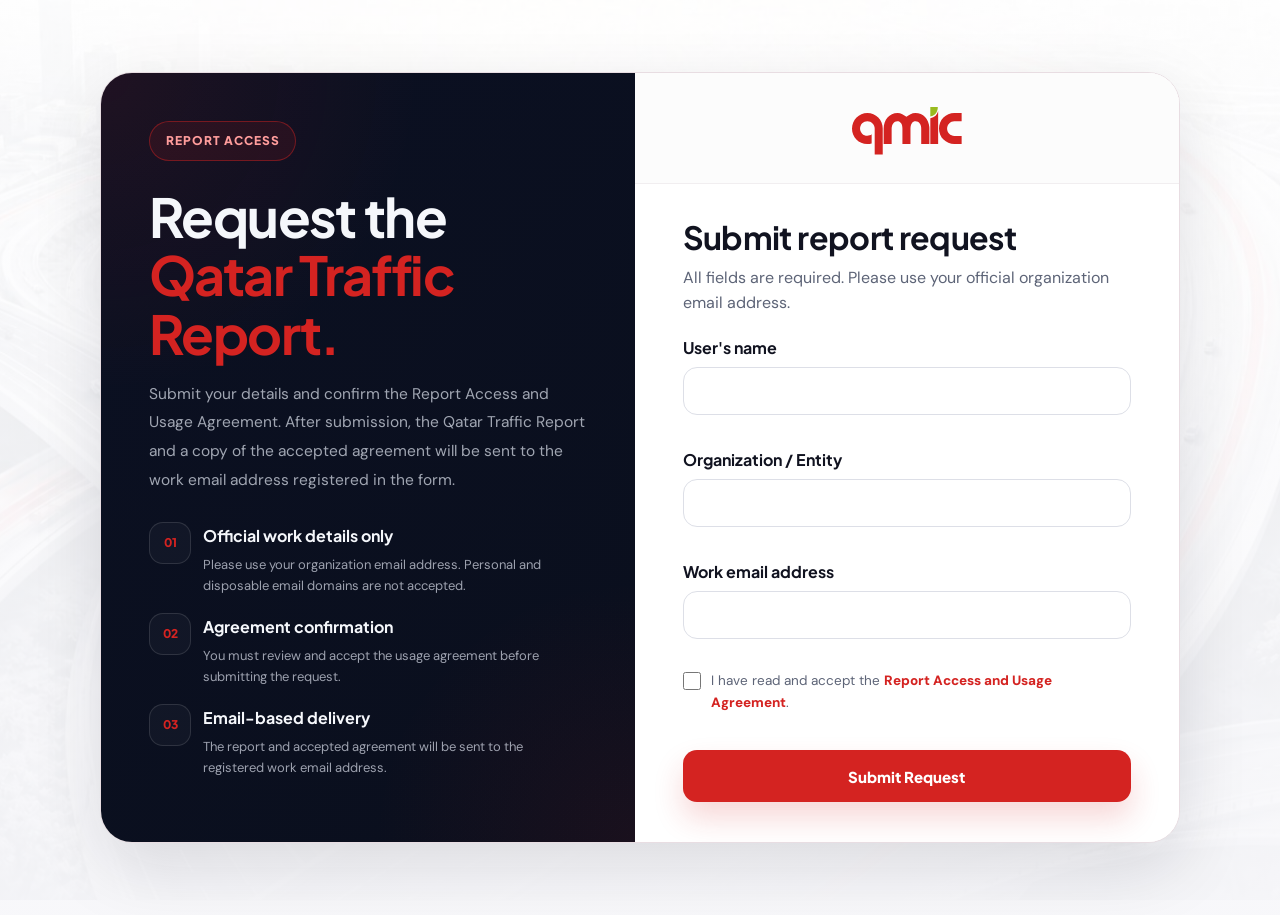
<file: qtrrequest/index.html>
<!DOCTYPE html>
<html lang="en">
<head>
  <meta charset="UTF-8" />
  <meta name="viewport" content="width=device-width, initial-scale=1.0" />
  <title>Request Access — Qatar Traffic Report</title>
  <meta name="description" content="Request access to the Qatar Traffic Report." />
  <link rel="preconnect" href="https://fonts.googleapis.com" />
  <link rel="preconnect" href="https://fonts.gstatic.com" crossorigin />
  <link href="https://fonts.googleapis.com/css2?family=Plus+Jakarta+Sans:wght@400;500;600;700;800&family=DM+Sans:ital,opsz,wght@0,9..40,300;0,9..40,400;0,9..40,500;1,9..40,300;1,9..40,400&family=Noto+Kufi+Arabic:wght@300;400;500;600;700;800&display=swap" rel="stylesheet" />
  <link rel="stylesheet" href="../assets/css/qatar-traffic-report.css" />
</head>
<body class="qtr-request-page qtr-request-form-page">
  <main class="qtr-request-shell">
    <section class="qtr-request-card">
      <div class="qtr-request-info">
        <div class="qtr-request-pill">Report Access</div>
        <h1>Request the <span>Qatar Traffic Report.</span></h1>
        <p>Submit your details and confirm the Report Access and Usage Agreement. After submission, the Qatar Traffic Report and a copy of the accepted agreement will be sent to the work email address registered in the form.</p>
        <div class="qtr-request-benefits">
          <div><span>01</span><strong>Official work details only</strong><small>Please use your organization email address. Personal and disposable email domains are not accepted.</small></div>
          <div><span>02</span><strong>Agreement confirmation</strong><small>You must review and accept the usage agreement before submitting the request.</small></div>
          <div><span>03</span><strong>Email-based delivery</strong><small>The report and accepted agreement will be sent to the registered work email address.</small></div>
        </div>
      </div>

      <div class="qtr-request-form-wrap">
        <div class="qtr-request-form-header">
          <img class="qtr-request-logo" src="../images/qmic-logo.svg" alt="QMIC logo" />
        </div>
        <div class="qtr-request-form-body">
          <h2>Submit report request</h2>
          <p class="qtr-request-form-note">All fields are required. Please use your official organization email address.</p>
          <div class="qtr-request-global-error" id="globalError"></div>
          <form id="requestForm" action="https://api.web3forms.com/submit" method="POST" novalidate>
            <input type="hidden" name="access_key" value="1b2ba46c-eeff-48ce-ac63-16761f4490c6" />
            <input type="hidden" name="subject" value="Qatar Traffic Report Access Request" />
            <input type="hidden" name="from_name" value="Qatar Traffic Report Request Form" />
            <input type="hidden" name="redirect" id="nextUrl" value="" />
            <input type="hidden" name="Client Submitted Information" value="The following information was submitted by the client through the Qatar Traffic Report request form." />

            <div class="qtr-request-form-group">
              <label for="name">User's name</label>
              <input id="name" name="User name" type="text" autocomplete="name" required />
              <div class="qtr-request-field-error" id="nameError"></div>
            </div>

            <div class="qtr-request-form-group">
              <label for="organization">Organization / Entity</label>
              <input id="organization" name="Organization" type="text" autocomplete="organization" required />
              <div class="qtr-request-field-error" id="organizationError"></div>
            </div>

            <div class="qtr-request-form-group">
              <label for="email">Work email address</label>
              <input id="email" name="Work email address" type="email" autocomplete="email" inputmode="email" required />
              <div class="qtr-request-field-error" id="emailError"></div>
            </div>

            <div class="qtr-request-terms-group">
              <label class="qtr-request-terms-label" for="terms">
                <input id="terms" name="Terms and conditions" type="checkbox" value="Accepted" required />
                <span>I have read and accept the <a href="terms-and-conditions.html" target="_blank" rel="noopener">Report Access and Usage Agreement</a>.</span>
              </label>
              <div class="qtr-request-field-error" id="termsError"></div>
            </div>

            <input type="hidden" name="Date and time" id="submittedAt" value="" />
            <button class="qtr-request-btn qtr-request-btn-primary qtr-request-submit" type="submit">Submit Request</button>
          </form>
        </div>
      </div>
    </section>
  </main>
  <script src="../assets/js/qatar-traffic-report.js"></script>
</body>
</html>
</file>
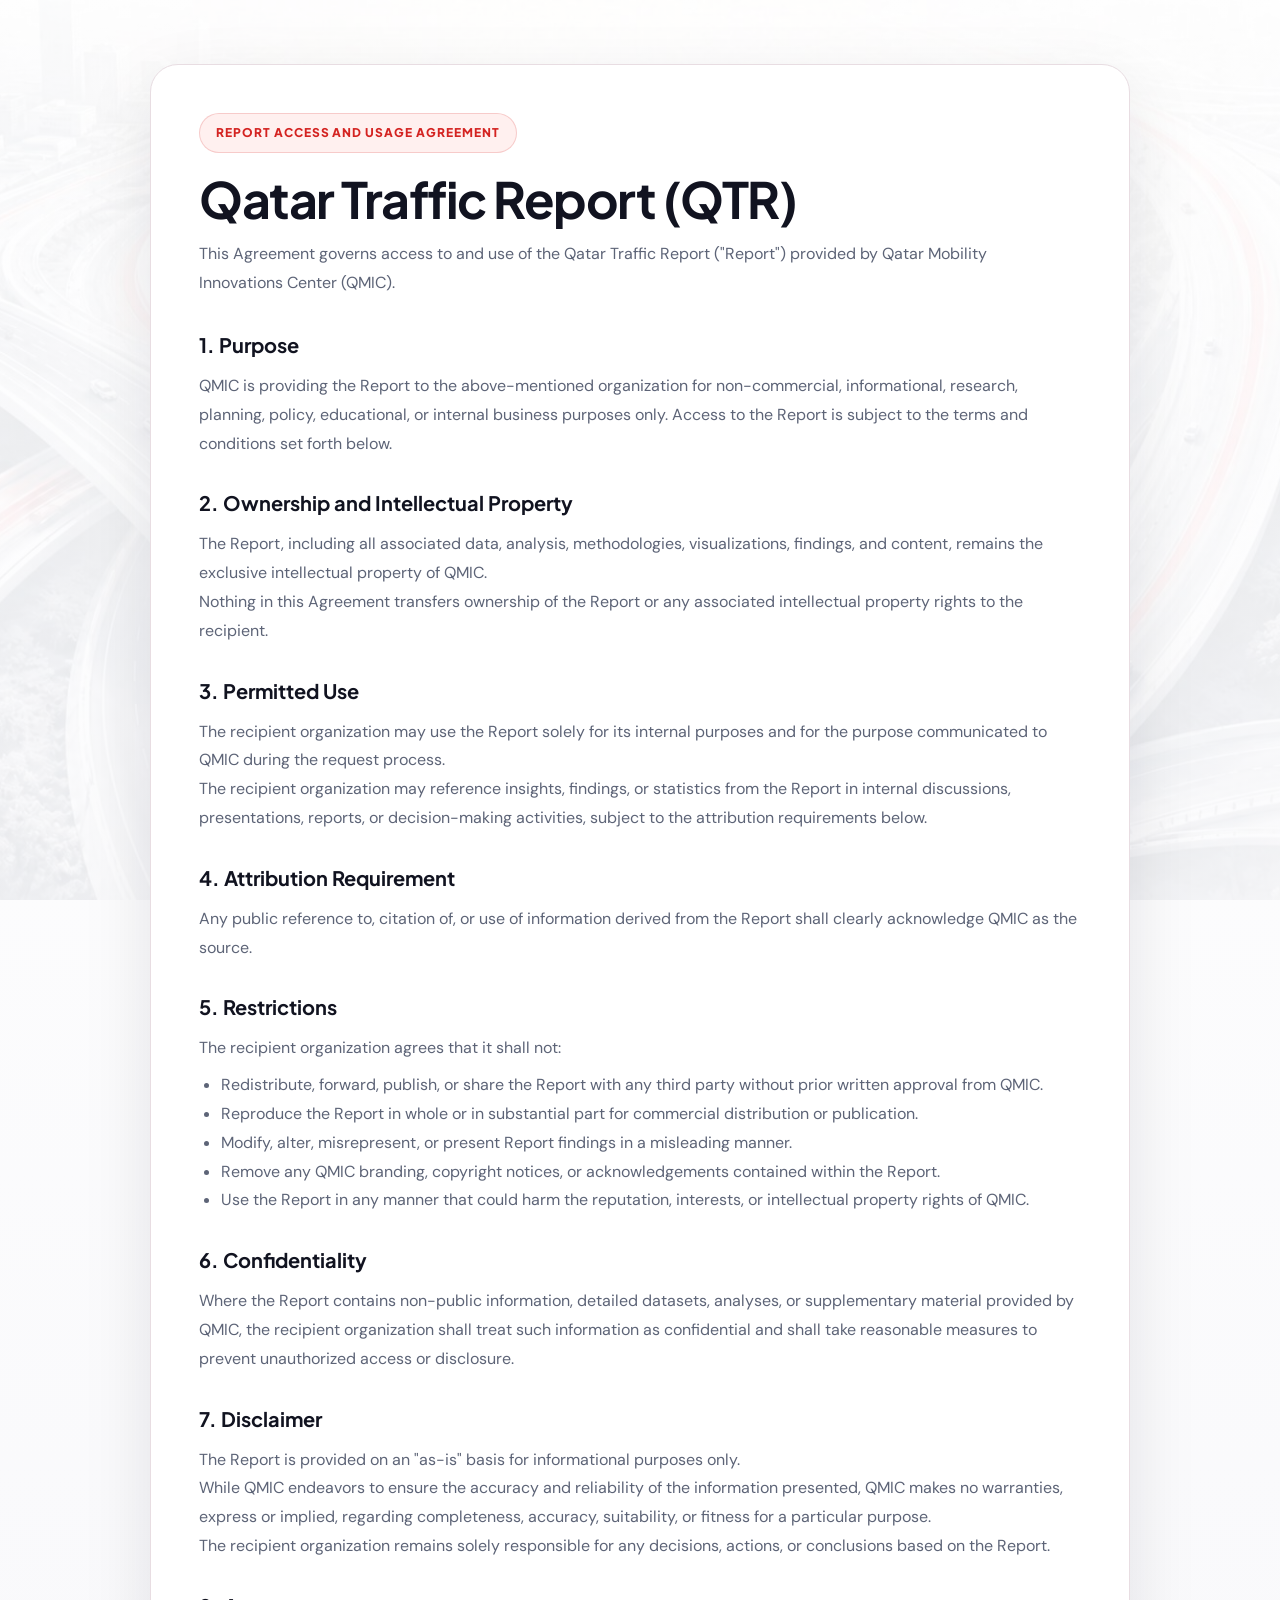
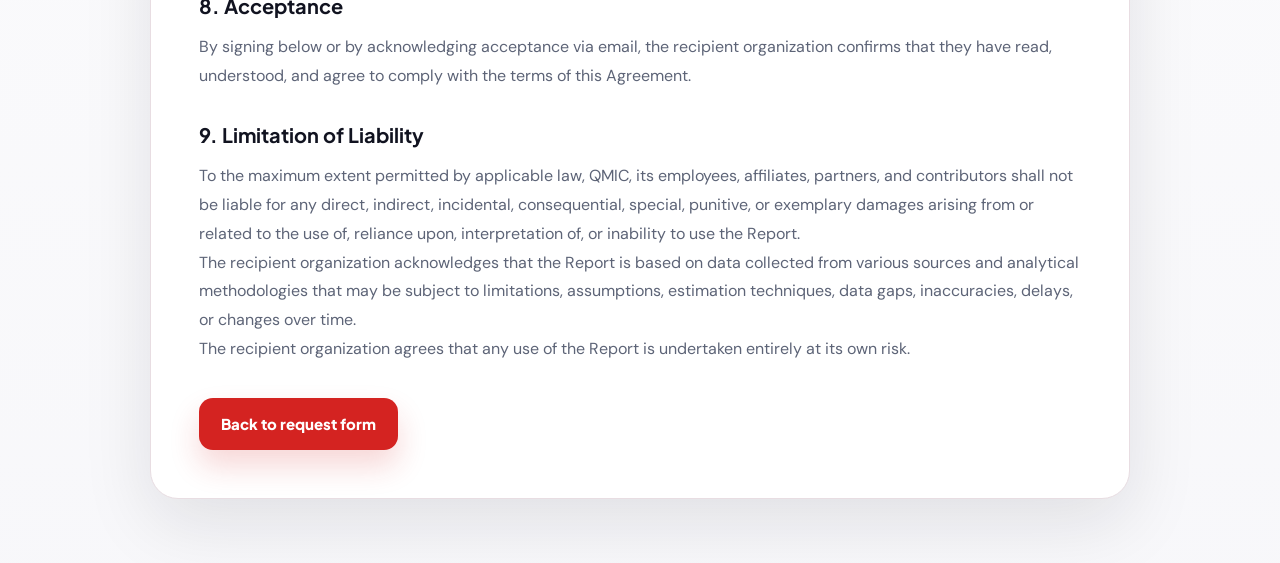
<file: qtrrequest/terms-and-conditions.html>
<!DOCTYPE html>
<html lang="en">
<head>
  <meta charset="UTF-8" />
  <meta name="viewport" content="width=device-width, initial-scale=1.0" />
  <title>Terms and Conditions — Qatar Traffic Report</title>
  <meta name="description" content="Qatar Traffic Report access and usage agreement." />
  <link rel="preconnect" href="https://fonts.googleapis.com" />
  <link rel="preconnect" href="https://fonts.gstatic.com" crossorigin />
  <link href="https://fonts.googleapis.com/css2?family=Plus+Jakarta+Sans:wght@400;500;600;700;800&family=DM+Sans:ital,opsz,wght@0,9..40,300;0,9..40,400;0,9..40,500;1,9..40,300;1,9..40,400&family=Noto+Kufi+Arabic:wght@300;400;500;600;700;800&display=swap" rel="stylesheet" />
  <link rel="stylesheet" href="../assets/css/qatar-traffic-report.css" />
</head>
<body class="qtr-request-page qtr-request-terms-page">
  <main class="qtr-request-page-shell">
    <article class="qtr-request-terms-card">
      <div class="qtr-request-eyebrow">Report Access and Usage Agreement</div>
      <h1>Qatar Traffic Report (QTR)</h1>
      <p class="qtr-request-intro">This Agreement governs access to and use of the Qatar Traffic Report ("Report") provided by Qatar Mobility Innovations Center (QMIC).</p>

      <h2>1. Purpose</h2>
      <p>QMIC is providing the Report to the above-mentioned organization for non-commercial, informational, research, planning, policy, educational, or internal business purposes only. Access to the Report is subject to the terms and conditions set forth below.</p>

      <h2>2. Ownership and Intellectual Property</h2>
      <p>The Report, including all associated data, analysis, methodologies, visualizations, findings, and content, remains the exclusive intellectual property of QMIC.</p>
      <p>Nothing in this Agreement transfers ownership of the Report or any associated intellectual property rights to the recipient.</p>

      <h2>3. Permitted Use</h2>
      <p>The recipient organization may use the Report solely for its internal purposes and for the purpose communicated to QMIC during the request process.</p>
      <p>The recipient organization may reference insights, findings, or statistics from the Report in internal discussions, presentations, reports, or decision-making activities, subject to the attribution requirements below.</p>

      <h2>4. Attribution Requirement</h2>
      <p>Any public reference to, citation of, or use of information derived from the Report shall clearly acknowledge QMIC as the source.</p>
      <h2>5. Restrictions</h2>
      <p>The recipient organization agrees that it shall not:</p>
      <ul>
        <li>Redistribute, forward, publish, or share the Report with any third party without prior written approval from QMIC.</li>
        <li>Reproduce the Report in whole or in substantial part for commercial distribution or publication.</li>
        <li>Modify, alter, misrepresent, or present Report findings in a misleading manner.</li>
        <li>Remove any QMIC branding, copyright notices, or acknowledgements contained within the Report.</li>
        <li>Use the Report in any manner that could harm the reputation, interests, or intellectual property rights of QMIC.</li>
      </ul>

      <h2>6. Confidentiality</h2>
      <p>Where the Report contains non-public information, detailed datasets, analyses, or supplementary material provided by QMIC, the recipient organization shall treat such information as confidential and shall take reasonable measures to prevent unauthorized access or disclosure.</p>

      <h2>7. Disclaimer</h2>
      <p>The Report is provided on an "as-is" basis for informational purposes only.</p>
      <p>While QMIC endeavors to ensure the accuracy and reliability of the information presented, QMIC makes no warranties, express or implied, regarding completeness, accuracy, suitability, or fitness for a particular purpose.</p>
      <p>The recipient organization remains solely responsible for any decisions, actions, or conclusions based on the Report.</p>

      <h2>8. Acceptance</h2>
      <p>By signing below or by acknowledging acceptance via email, the recipient organization confirms that they have read, understood, and agree to comply with the terms of this Agreement.</p>

      <h2>9. Limitation of Liability</h2>
      <p>To the maximum extent permitted by applicable law, QMIC, its employees, affiliates, partners, and contributors shall not be liable for any direct, indirect, incidental, consequential, special, punitive, or exemplary damages arising from or related to the use of, reliance upon, interpretation of, or inability to use the Report.</p>
      <p>The recipient organization acknowledges that the Report is based on data collected from various sources and analytical methodologies that may be subject to limitations, assumptions, estimation techniques, data gaps, inaccuracies, delays, or changes over time.</p>
      <p>The recipient organization agrees that any use of the Report is undertaken entirely at its own risk.</p>

      

      <div class="qtr-request-actions">
        <a class="qtr-request-btn qtr-request-btn-primary" href="index.html">Back to request form</a>
      </div>
    </article>
  </main>
</body>
</html>
</file>
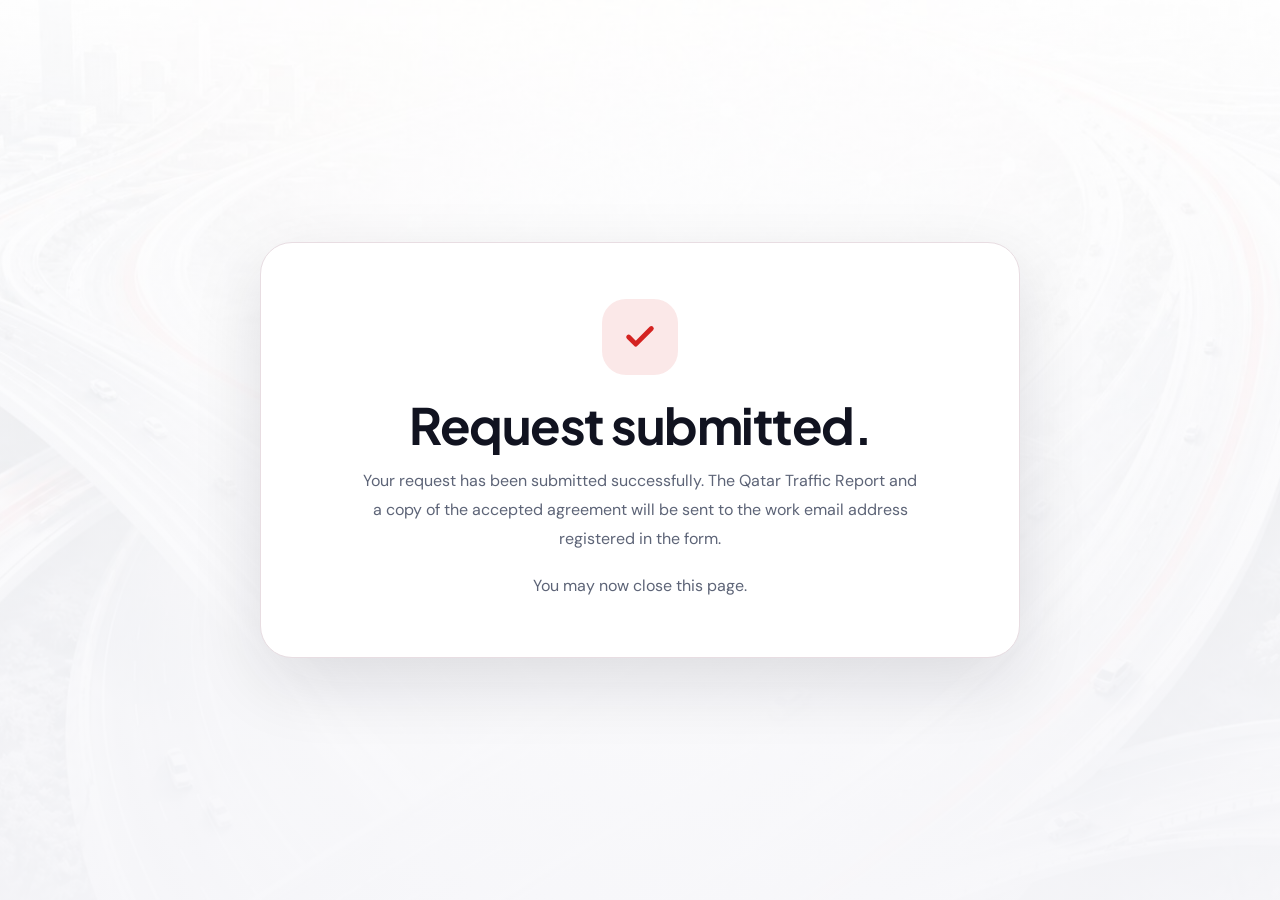
<file: qtrrequest/thank-you.html>
<!DOCTYPE html>
<html lang="en">
<head>
  <meta charset="UTF-8" />
  <meta name="viewport" content="width=device-width, initial-scale=1.0" />
  <title>Request Submitted — Qatar Traffic Report</title>
  <meta name="description" content="Your Qatar Traffic Report request has been submitted." />
  <link rel="preconnect" href="https://fonts.googleapis.com" />
  <link rel="preconnect" href="https://fonts.gstatic.com" crossorigin />
  <link href="https://fonts.googleapis.com/css2?family=Plus+Jakarta+Sans:wght@400;500;600;700;800&family=DM+Sans:ital,opsz,wght@0,9..40,300;0,9..40,400;0,9..40,500;1,9..40,300;1,9..40,400&family=Noto+Kufi+Arabic:wght@300;400;500;600;700;800&display=swap" rel="stylesheet" />
  <link rel="stylesheet" href="../assets/css/qatar-traffic-report.css" />
</head>
<body class="qtr-request-page qtr-request-success-page">
  <main class="qtr-request-shell">
    <section class="qtr-request-success-card">
      <div class="qtr-request-success-icon" aria-hidden="true">
        <svg viewBox="0 0 24 24" focusable="false"><path d="M20 6L9 17l-5-5"/></svg>
      </div>
      <h1>Request submitted.</h1>
      <p>Your request has been submitted successfully. The Qatar Traffic Report and a copy of the accepted agreement will be sent to the work email address registered in the form.</p>
      <p class="qtr-request-close-note">You may now close this page.</p>
    </section>
  </main>
</body>
</html>
</file>
<file: assets/css/qatar-traffic-report.css>
:root {
  --red: #D42321;
  --red-hover: #b81e1c;
  --red-soft: rgba(212,35,33,.09);
  --red-border: rgba(212,35,33,.22);
  --l-bg: #ffffff;
  --l-alt: #f7f8fc;
  --l-card: #ffffff;
  --l-border: #e8eaf0;
  --l-text: #0f1221;
  --l-sub: #4a5068;
  --l-muted: #8b90a7;
  --d-bg: #151722;
  --d-alt: #1c1f2e;
  --d-card: #1e2131;
  --d-border: rgba(255,255,255,.08);
  --d-text: #f0f1f7;
  --d-sub: rgba(240,241,247,.6);
  --d-muted: rgba(240,241,247,.36);
  --h: 'Plus Jakarta Sans',sans-serif;
  --b: 'DM Sans',sans-serif;
  --r-sm: 8px;
  --r-md: 14px;
  --r-lg: 20px;
  --r-xl: 28px;
  --shadow-sm: 0 1px 3px rgba(15,18,33,.06),0 1px 2px rgba(15,18,33,.04);
  --shadow-md: 0 4px 16px rgba(15,18,33,.08),0 1px 4px rgba(15,18,33,.04);
  --shadow-lg: 0 12px 40px rgba(15,18,33,.1),0 4px 12px rgba(15,18,33,.06)
}
*,
::after,
::before {
  box-sizing: border-box;
  margin: 0;
  padding: 0
}
body,
html {
  margin: 0;
  padding: 0;
  width: 100%;
  max-width: 100%
}
html {
  scroll-behavior: smooth;
  overflow-x: hidden
}
body {
  font-family: var(--b);
  font-size: 16px;
  line-height: 1.7;
  color: var(--l-text);
  background: var(--l-bg);
  -webkit-font-smoothing: antialiased;
  overflow-x: hidden
}
.fs-btn {
  display: flex;
  align-items: center;
  gap: 5px;
  font-family: var(--b);
  font-size: 11.5px;
  font-weight: 500;
  color: var(--d-muted);
  background: rgba(255,255,255,.06);
  border: 1px solid var(--d-border);
  border-radius: 6px;
  padding: 5px 11px;
  cursor: pointer;
  transition: background .2s,color .2s,border-color .2s;
  white-space: nowrap;
  flex-shrink: 0
}
.fs-btn:hover {
  background: rgba(212,35,33,.12);
  border-color: rgba(212,35,33,.3);
  color: #ff9998
}
.fs-btn svg {
  width: 13px;
  height: 13px;
  stroke: currentColor;
  fill: none;
  stroke-width: 2;
  stroke-linecap: round;
  stroke-linejoin: round
}
.fs-overlay {
  display: none;
  position: fixed;
  inset: 0;
  z-index: 1000;
  background: rgba(10,10,14,.88);
  backdrop-filter: blur(6px);
  align-items: center;
  justify-content: center;
  padding: 24px
}
.fs-overlay.open {
  display: flex
}
.fs-modal {
  background: var(--d-card);
  border: 1px solid var(--d-border);
  border-radius: var(--r-lg);
  width: 100%;
  max-width: 1200px;
  max-height: 90vh;
  display: flex;
  flex-direction: column;
  overflow: hidden;
  box-shadow: 0 24px 80px rgba(0,0,0,.5)
}
.fs-modal-head {
  display: flex;
  align-items: center;
  justify-content: space-between;
  padding: 20px 28px;
  border-bottom: 1px solid var(--d-border);
  flex-shrink: 0
}
.fs-modal-head h3 {
  font-family: var(--h);
  font-weight: 700;
  font-size: 17px;
  color: var(--d-text);
  letter-spacing: -.01em
}
.fs-close {
  width: 34px;
  height: 34px;
  border: 1px solid var(--d-border);
  border-radius: 50%;
  background: 0 0;
  cursor: pointer;
  display: flex;
  align-items: center;
  justify-content: center;
  color: var(--d-muted);
  transition: border-color .2s,color .2s
}
.fs-close:hover {
  border-color: var(--red);
  color: var(--red)
}
.fs-close svg {
  width: 15px;
  height: 15px;
  stroke: currentColor;
  fill: none;
  stroke-width: 2;
  stroke-linecap: round
}
.fs-modal-body {
  flex: 1;
  padding: 0;
  overflow: hidden;
  min-height: 400px;
  display: flex;
  flex-direction: column
}
#yearOverlay {
  position: fixed;
  inset: 0;
  z-index: 9999;
  background: #fff;
  display: flex;
  flex-direction: column;
  align-items: center;
  justify-content: center;
  gap: 24px;
  opacity: 0;
  pointer-events: none;
  transition: opacity .22s ease
}
#yearOverlay.show {
  opacity: 1;
  pointer-events: all
}
#yearOverlay.hide {
  opacity: 0;
  pointer-events: none
}
.yo-logo {
  height: 30px;
  width: auto;
  opacity: .55
}
.yo-gauge-wrap {
  position: relative;
  display: flex;
  align-items: center;
  justify-content: center
}
.yo-gauge {
  width: 120px;
  height: 120px
}
.yo-arc {
  animation: gaugeArc .58s cubic-bezier(.4,0,.2,1) forwards
}
@keyframes gaugeArc {
  from {
    stroke-dashoffset: 301.6
  }
  to {
    stroke-dashoffset: 0
  }
}
.yo-year-label {
  position: absolute;
  font-family: var(--h);
  font-weight: 800;
  font-size: 22px;
  color: var(--l-text);
  letter-spacing: -.02em;
  line-height: 1;
  pointer-events: none
}
.year-switcher {
  display: flex;
  align-items: center;
  background: var(--l-alt);
  border: 1px solid var(--l-border);
  border-radius: 50px;
  padding: 3px;
  gap: 2px;
  flex-shrink: 0
}
.year-btn {
  font-family: var(--h);
  font-size: 12.5px;
  font-weight: 600;
  padding: 5px 14px;
  border-radius: 50px;
  border: none;
  cursor: pointer;
  background: 0 0;
  color: var(--l-muted);
  transition: background .2s,color .2s;
  white-space: nowrap
}
.year-btn.active {
  background: var(--red);
  color: #fff;
  box-shadow: 0 2px 8px rgba(212,35,33,.28)
}
.year-btn:not(.active):hover {
  color: var(--l-text);
  background: var(--l-border)
}
nav {
  position: fixed;
  inset: 0 0 auto;
  z-index: 200;
  height: 70px;
  background: rgba(255,255,255,.92);
  border-bottom: 1px solid var(--l-border);
  backdrop-filter: blur(16px)
}
.nav-inner {
  max-width: 1100px;
  margin: 0 auto;
  height: 100%;
  padding: 0 40px;
  display: flex;
  align-items: center;
  justify-content: space-between;
  position: relative
}
.nav-links {
  position: absolute;
  left: 50%;
  transform: translateX(-50%);
  display: flex;
  gap: 32px;
  list-style: none;
  align-items: center
}
.nav-links-right {
  display: flex;
  align-items: center;
  margin-left: auto
}
.nav-brand {
  display: flex;
  align-items: center;
  gap: 0;
  text-decoration: none
}
.nav-logo-svg {
  height: 36px;
  width: auto
}
.nav-links {
  display: flex;
  gap: 32px;
  list-style: none
}
.nav-links a {
  font-family: var(--b);
  font-size: 14px;
  font-weight: 400;
  color: var(--l-sub);
  text-decoration: none;
  transition: color .18s
}
.nav-links a:hover {
  color: var(--l-text)
}
.nav-hamburger {
  display: none;
  flex-direction: column;
  gap: 5px;
  cursor: pointer;
  padding: 4px;
  background: 0 0;
  border: none;
  outline: 0
}
.nav-hamburger span {
  display: block;
  width: 22px;
  height: 2px;
  background: var(--l-text);
  border-radius: 2px;
  transition: transform .25s,opacity .25s
}
.nav-drawer {
  display: none;
  position: fixed;
  top: 70px;
  left: 0;
  right: 0;
  background: rgba(255,255,255,.98);
  border-bottom: 1px solid var(--l-border);
  backdrop-filter: blur(16px);
  z-index: 499;
  padding: 20px 24px 28px;
  flex-direction: column;
  gap: 4px
}
.nav-drawer.open {
  display: flex
}
.nav-drawer a {
  font-family: var(--b);
  font-size: 16px;
  font-weight: 400;
  color: var(--l-sub);
  text-decoration: none;
  padding: 14px 0;
  border-bottom: 1px solid var(--l-border);
  transition: color .18s;
  display: flex;
  align-items: center;
  justify-content: space-between
}
.nav-drawer a::after {
  content: '→';
  font-size: 13px;
  color: var(--l-muted);
  opacity: 0;
  transition: opacity .2s
}
.nav-drawer a:hover::after {
  opacity: 1
}
.nav-drawer a:last-child {
  border-bottom: none
}
.nav-drawer a:hover {
  color: var(--red)
}
.nav-cta {
  font-family: var(--h);
  font-size: 13.5px;
  font-weight: 600;
  color: #fff;
  background: var(--red);
  padding: 9px 22px;
  border-radius: 50px;
  text-decoration: none;
  transition: background .18s,box-shadow .18s;
  box-shadow: 0 4px 14px rgba(212,35,33,.3)
}
.nav-cta:hover {
  background: var(--red-hover);
  box-shadow: 0 4px 20px rgba(212,35,33,.4)
}
.hero {
  margin-top: 70px;
  background: var(--l-bg);
  padding: 96px 0 0;
  overflow: hidden;
  position: relative;
  width: 100%
}
.hero-bg-img {
  position: absolute;
  inset: 0;
  background: url(../../images/hero-bg.png) center center/cover no-repeat;
  pointer-events: none;
  z-index: 0
}
.hero-bg-img::after {
  content: '';
  position: absolute;
  inset: 0;
  background: rgba(255,255,255,.1)
}
.hero-wave {
  width: 100%;
  height: 100px;
  display: block;
  margin-bottom: -1px;
  position: relative;
  z-index: 2
}
.hero-inner {
  position: relative;
  z-index: 2;
  max-width: 1100px;
  margin: 0 auto;
  text-align: center;
  padding: 0 40px
}
.hero-pill {
  display: inline-flex;
  align-items: center;
  gap: 8px;
  background: var(--red-soft);
  border: 1px solid var(--red-border);
  color: var(--red);
  font-family: var(--b);
  font-size: 13px;
  font-weight: 500;
  padding: 6px 16px;
  border-radius: 50px;
  margin-bottom: 28px
}
.hero-pill-dot {
  width: 6px;
  height: 6px;
  background: var(--red);
  border-radius: 50%
}
.hero-h1 {
  font-family: var(--h);
  font-weight: 800;
  font-size: clamp(44px,6vw,80px);
  line-height: 1.1;
  letter-spacing: -.03em;
  color: var(--l-text);
  margin-bottom: 22px
}
.hero-h1 span {
  color: var(--red)
}
.hero-desc {
  font-family: var(--b);
  font-size: 18px;
  font-weight: 300;
  color: var(--l-sub);
  max-width: 560px;
  margin: 0 auto 44px;
  line-height: 1.8
}
.hero-stats-row {
  display: flex;
  gap: 2px;
  justify-content: center;
  max-width: 700px;
  margin: 0 auto 60px;
  background: var(--l-border);
  border: 1px solid var(--l-border);
  border-radius: var(--r-lg);
  overflow: hidden
}
.h-stat {
  flex: 1;
  padding: 24px 20px;
  background: var(--l-bg);
  text-align: center
}
.h-stat-val {
  font-family: var(--h);
  font-weight: 800;
  font-size: 34px;
  color: var(--l-text);
  line-height: 1;
  letter-spacing: -.02em;
  margin-bottom: 5px;
  text-align: center
}
.h-stat-val sup {
  font-size: 16px;
  color: var(--red);
  vertical-align: super
}
.h-stat-lbl {
  font-family: var(--b);
  font-size: 12.5px;
  font-weight: 400;
  color: var(--l-muted);
  line-height: 1.45;
  text-align: center
}
.hero-wave {
  width: 100%;
  height: 100px;
  display: block;
  margin-bottom: -1px;
  position: relative;
  z-index: 2
}
.sec {
  padding: 96px 40px
}
.sec-l {
  background: var(--l-bg)
}
.sec-la {
  background: var(--l-alt)
}
.sec-d {
  background: var(--d-bg)
}
.inner {
  max-width: 1100px;
  margin: 0 auto
}
.sec-pill {
  display: inline-flex;
  align-items: center;
  gap: 8px;
  font-family: var(--b);
  font-size: 12.5px;
  font-weight: 500;
  letter-spacing: .04em;
  text-transform: uppercase;
  padding: 6px 16px;
  border-radius: 50px;
  margin-bottom: 20px
}
.sec-pill-l {
  background: var(--red-soft);
  color: var(--red);
  border: 1px solid var(--red-border)
}
.sec-pill-d {
  background: rgba(212,35,33,.15);
  color: #ff8f8e;
  border: 1px solid rgba(212,35,33,.3)
}
.sec-h {
  font-family: var(--h);
  font-weight: 800;
  font-size: clamp(32px,4vw,52px);
  line-height: 1.15;
  letter-spacing: -.025em;
  margin-bottom: 14px
}
.sec-h-l {
  color: var(--l-text)
}
.sec-h-d {
  color: var(--d-text)
}
.sec-h span {
  color: var(--red)
}
.sec-p {
  font-family: var(--b);
  font-size: 17px;
  font-weight: 300;
  line-height: 1.85;
  max-width: 520px;
  margin-bottom: 56px
}
.sec-p-l {
  color: var(--l-sub)
}
.sec-p-d {
  color: var(--d-sub)
}
.f-grid {
  display: grid;
  grid-template-columns: repeat(3,1fr);
  gap: 24px
}
.f-card {
  background: var(--l-card);
  border: 1px solid var(--l-border);
  border-radius: var(--r-lg);
  padding: 36px 30px;
  box-shadow: var(--shadow-sm);
  transition: box-shadow .25s,transform .25s
}
.f-card:hover {
  box-shadow: var(--shadow-lg);
  transform: translateY(-4px)
}
.f-icon {
  width: 48px;
  height: 48px;
  background: var(--red-soft);
  border-radius: var(--r-md);
  display: flex;
  align-items: center;
  justify-content: center;
  margin-bottom: 22px
}
.f-icon svg {
  width: 22px;
  height: 22px;
  stroke: var(--red);
  fill: none;
  stroke-width: 1.8;
  stroke-linecap: round;
  stroke-linejoin: round
}
.f-card h3 {
  font-family: var(--h);
  font-weight: 700;
  font-size: 18px;
  color: var(--l-text);
  margin-bottom: 14px;
  letter-spacing: -.01em
}
.f-card li,
.f-card p {
  font-family: var(--b);
  font-size: 14.5px;
  font-weight: 400;
  color: var(--l-sub);
  line-height: 1.8;
  margin-bottom: 8px
}
.f-card p:last-child {
  margin-bottom: 0
}
.f-card ul {
  padding-left: 18px
}
.f-card li::marker {
  color: var(--red)
}
.uc-list {
  display: flex;
  flex-direction: column;
  gap: 0
}
.uc-item {
  display: flex;
  align-items: center;
  gap: 28px;
  padding: 26px 32px;
  background: var(--d-card);
  border: 1px solid var(--d-border);
  border-radius: var(--r-md);
  margin-bottom: 12px;
  transition: background .2s,border-color .2s;
  cursor: default
}
.uc-item:last-child {
  margin-bottom: 0
}
.uc-item:hover {
  background: #252840;
  border-color: rgba(212,35,33,.3)
}
.uc-item:hover .uc-num {
  color: var(--red)
}
.uc-num {
  font-family: var(--h);
  font-weight: 800;
  font-size: 15px;
  color: var(--d-muted);
  width: 32px;
  flex-shrink: 0;
  transition: color .2s
}
.uc-divider {
  width: 1px;
  height: 32px;
  background: var(--d-border);
  flex-shrink: 0
}
.uc-text {
  font-family: var(--b);
  font-size: 16px;
  font-weight: 400;
  color: var(--d-sub);
  flex: 1;
  line-height: 1.5
}
.uc-arrow {
  display: none
}
.findings-layout {
  display: grid;
  grid-template-columns: 1fr 1fr;
  gap: 24px
}
.find-big {
  background: var(--l-text);
  border-radius: var(--r-xl);
  padding: 48px 44px;
  display: flex;
  flex-direction: column;
  justify-content: space-between;
  min-height: 380px
}
.find-big-badge {
  display: inline-flex;
  align-items: center;
  gap: 6px;
  background: rgba(212,35,33,.2);
  color: #ff8f8e;
  font-family: var(--b);
  font-size: 12px;
  font-weight: 500;
  padding: 5px 14px;
  border-radius: 50px;
  width: fit-content
}
.find-big-num {
  font-family: var(--h);
  font-weight: 800;
  font-size: 120px;
  line-height: .88;
  color: #fff;
  letter-spacing: -.04em;
  display: flex;
  align-items: baseline;
  gap: 4px
}
.find-big-num .num-h {
  font-size: 48px;
  font-weight: 800;
  color: var(--red);
  letter-spacing: 0;
  line-height: 1
}
.find-big-p {
  font-family: var(--b);
  font-size: 14px;
  font-weight: 300;
  color: rgba(255,255,255,.5);
  line-height: 1.8;
  max-width: 280px;
  margin-top: 16px
}
.find-cards-col {
  display: flex;
  flex-direction: column;
  gap: 14px
}
.find-card {
  background: var(--l-bg);
  border: 1px solid var(--l-border);
  border-radius: var(--r-lg);
  padding: 28px 30px;
  box-shadow: var(--shadow-sm);
  flex: 1
}
.find-card-tag {
  font-family: var(--b);
  font-size: 11.5px;
  font-weight: 500;
  letter-spacing: .06em;
  text-transform: uppercase;
  color: var(--l-muted);
  margin-bottom: 10px
}
.find-month {
  font-family: var(--h);
  font-weight: 800;
  font-size: 44px;
  line-height: 1;
  letter-spacing: -.02em
}
.find-month.red {
  color: var(--red)
}
.find-month.grey {
  color: #22c55e
}
.find-card p {
  font-family: var(--b);
  font-size: 14px;
  font-weight: 400;
  color: var(--l-sub);
  margin-top: 10px;
  line-height: 1.75
}
.insight-cards {
  display: grid;
  grid-template-columns: 1fr 1fr;
  gap: 16px;
  margin-top: 16px
}
.insight-card {
  background: var(--l-bg);
  border: 1px solid var(--l-border);
  border-radius: 16px;
  padding: 28px 32px 28px 32px;
  box-shadow: var(--shadow-sm);
  position: relative;
  display: flex;
  align-items: flex-start;
  gap: 20px;
  transition: box-shadow .2s
}
.insight-card:hover {
  box-shadow: var(--shadow-md)
}
.insight-card-body {
  flex: 1
}
.insight-card p {
  font-family: var(--b);
  font-size: 15px;
  font-weight: 400;
  color: var(--l-sub);
  line-height: 1.85
}
.insight-card strong {
  font-weight: 600;
  color: var(--l-text)
}
.insight-card-icon {
  flex-shrink: 0;
  width: 40px;
  height: 40px;
  background: var(--red-soft);
  border: 1px solid var(--red-border);
  border-radius: 10px;
  display: flex;
  align-items: center;
  justify-content: center
}
.insight-card-icon svg {
  width: 18px;
  height: 18px;
  stroke: var(--red);
  fill: none;
  stroke-width: 1.8;
  stroke-linecap: round;
  stroke-linejoin: round
}
.chart-grid-1 {
  margin-bottom: 16px
}
.chart-grid-2 {
  display: grid;
  grid-template-columns: 1fr 1fr;
  gap: 16px
}
.c-block {
  background: var(--d-card);
  border: 1px solid var(--d-border);
  border-radius: var(--r-lg);
  overflow: hidden
}
.c-head {
  padding: 22px 28px;
  border-bottom: 1px solid var(--d-border);
  display: flex;
  align-items: center;
  justify-content: space-between;
  flex-wrap: wrap;
  gap: 12px
}
.c-head h3 {
  font-family: var(--h);
  font-weight: 700;
  font-size: 16px;
  color: var(--d-text);
  letter-spacing: -.01em
}
.peaks {
  display: flex;
  gap: 6px;
  flex-wrap: wrap
}
.peak-pill {
  font-family: var(--b);
  font-size: 11.5px;
  font-weight: 500;
  background: rgba(138,43,226,.18);
  color: #c4a0ff;
  border: 1px solid rgba(138,43,226,.4);
  padding: 4px 11px;
  border-radius: 50px
}
.c-ph {
  height: 280px;
  display: flex;
  flex-direction: column;
  align-items: center;
  justify-content: center;
  gap: 14px;
  background: repeating-linear-gradient(0deg,transparent,transparent 39px,rgba(255,255,255,.03) 40px),repeating-linear-gradient(90deg,transparent,transparent 79px,rgba(255,255,255,.03) 80px)
}
.c-ph-sm {
  height: 220px
}
.c-ph-icon {
  width: 44px;
  height: 44px;
  border-radius: 50%;
  border: 1.5px dashed rgba(255,255,255,.12);
  display: flex;
  align-items: center;
  justify-content: center
}
.c-ph-icon svg {
  width: 20px;
  height: 20px;
  stroke: rgba(255,255,255,.2);
  fill: none;
  stroke-width: 1.5;
  stroke-linecap: round;
  stroke-linejoin: round
}
.c-ph-label {
  font-family: var(--b);
  font-size: 12px;
  font-weight: 500;
  letter-spacing: .12em;
  text-transform: uppercase;
  color: rgba(255,255,255,.14)
}
.c-foot {
  padding: 14px 28px;
  border-top: 1px solid var(--d-border);
  display: flex;
  flex-wrap: wrap;
  row-gap: 6px;
  column-gap: 0;
  align-items: center
}
.c-tag {
  display: flex;
  align-items: center;
  gap: 8px;
  font-family: var(--b);
  font-size: 13px;
  font-weight: 400;
  color: var(--d-sub);
  padding: 4px 14px 4px 0
}
.c-tag::before {
  content: '';
  width: 6px;
  height: 6px;
  background: var(--red);
  border-radius: 50%;
  flex-shrink: 0
}
.c-tag-green::before {
  background: #22c55e
}
.c-tag-purple::before {
  background: rgba(138,43,226,.9)
}
.impact-layout {
  display: grid;
  grid-template-columns: 1fr 300px;
  gap: 32px;
  align-items: stretch
}
.impact-charts {
  display: flex;
  flex-direction: column;
  height: 100%
}
.c-block-l {
  background: var(--l-card);
  border: 1px solid var(--l-border);
  border-radius: var(--r-lg);
  overflow: hidden;
  box-shadow: var(--shadow-sm);
  display: flex;
  flex-direction: column;
  flex: 1
}
#chart-wasted {
  flex: 1;
  min-height: 0
}
.impact-stats {
  display: flex;
  flex-direction: column;
  gap: 14px
}
.impact-stats .i-stat {
  flex: 1
}
.c-head-l {
  padding: 20px 28px;
  border-bottom: 1px solid var(--l-border)
}
.c-head-l h3 {
  font-family: var(--h);
  font-weight: 700;
  font-size: 16px;
  color: var(--l-text);
  letter-spacing: -.01em
}
.c-ph-l {
  height: 250px;
  display: flex;
  flex-direction: column;
  align-items: center;
  justify-content: center;
  gap: 14px;
  background: repeating-linear-gradient(0deg,transparent,transparent 39px,rgba(15,18,33,.03) 40px),repeating-linear-gradient(90deg,transparent,transparent 79px,rgba(15,18,33,.03) 80px)
}
.c-ph-l .c-ph-icon {
  border-color: rgba(15,18,33,.12)
}
.c-ph-l .c-ph-icon svg {
  stroke: rgba(15,18,33,.2)
}
.c-ph-l .c-ph-label {
  color: rgba(15,18,33,.18)
}
.c-foot-l {
  padding: 14px 28px;
  border-top: 1px solid var(--l-border);
  display: flex;
  flex-wrap: wrap;
  gap: 16px
}
.c-tag-l {
  display: flex;
  align-items: center;
  gap: 7px;
  font-family: var(--b);
  font-size: 13px;
  font-weight: 400;
  color: var(--l-sub)
}
.c-tag-l::before {
  content: '';
  width: 5px;
  height: 5px;
  background: var(--red);
  border-radius: 50%;
  flex-shrink: 0
}
.impact-stats {
  display: flex;
  flex-direction: column;
  gap: 14px
}
.i-stat {
  border-radius: var(--r-lg);
  padding: 26px 24px
}
.i-stat-plain {
  background: var(--l-card);
  border: 1px solid var(--l-border);
  box-shadow: var(--shadow-sm)
}
.i-stat-dark {
  background: var(--l-text)
}
.i-stat-red {
  background: var(--red)
}
.i-lbl {
  font-family: var(--b);
  font-size: 12px;
  font-weight: 500;
  letter-spacing: .06em;
  text-transform: uppercase;
  margin-bottom: 10px
}
.i-stat-plain .i-lbl {
  color: var(--l-muted)
}
.i-stat-dark .i-lbl {
  color: rgba(255,255,255,.45)
}
.i-stat-red .i-lbl {
  color: rgba(255,255,255,.65)
}
.i-val {
  font-family: var(--h);
  font-weight: 800;
  font-size: 46px;
  line-height: 1;
  letter-spacing: -.025em
}
.i-stat-plain .i-val {
  color: var(--l-text)
}
.i-stat-dark .i-val {
  color: #fff
}
.i-stat-red .i-val {
  color: #fff
}
.i-val small {
  font-size: 20px;
  font-weight: 600
}
.i-note {
  font-family: var(--b);
  font-size: 13px;
  font-weight: 400;
  margin-top: 8px;
  line-height: 1.7
}
.i-stat-plain .i-note {
  color: var(--l-muted)
}
.i-stat-dark .i-note {
  color: rgba(255,255,255,.45)
}
.i-stat-red .i-note {
  color: rgba(255,255,255,.7)
}
.cost-banner {
  margin-top: 40px;
  border-radius: var(--r-xl);
  overflow: hidden;
  display: grid;
  grid-template-columns: 1fr 1fr
}
.cost-l {
  background: var(--red);
  padding: 60px 52px
}
.cost-l-eyebrow {
  font-family: var(--b);
  font-size: 12px;
  font-weight: 500;
  letter-spacing: .1em;
  text-transform: uppercase;
  color: rgba(255,255,255,.6);
  margin-bottom: 16px
}
.cost-l h2 {
  font-family: var(--h);
  font-weight: 800;
  font-size: 44px;
  line-height: 1.15;
  color: #fff;
  letter-spacing: -.025em
}
.cost-l p {
  font-family: var(--b);
  font-size: 15px;
  font-weight: 300;
  color: rgba(255,255,255,.65);
  margin-top: 16px;
  line-height: 1.85;
  max-width: 360px
}
.cost-r {
  background: var(--l-text);
  padding: 60px 52px;
  display: flex;
  flex-direction: column;
  justify-content: center
}
.cost-amount {
  font-family: var(--h);
  font-weight: 800;
  font-size: 64px;
  color: #fff;
  line-height: 1;
  letter-spacing: -.03em
}
.cost-currency {
  font-family: var(--b);
  font-size: 14px;
  font-weight: 400;
  color: rgba(255,255,255,.45);
  letter-spacing: .06em;
  margin-top: 10px
}
.cost-gdp-pill {
  display: inline-flex;
  align-items: center;
  gap: 7px;
  background: rgba(212,35,33,.2);
  border: 1px solid rgba(212,35,33,.35);
  color: #ff9998;
  font-family: var(--b);
  font-size: 13px;
  font-weight: 500;
  padding: 6px 16px;
  border-radius: 50px;
  margin-top: 20px;
  width: fit-content
}
.cost-gdp-pill::before {
  content: '';
  width: 6px;
  height: 6px;
  background: var(--red);
  border-radius: 50%
}
footer {
  background: var(--d-bg);
  border-top: 1px solid var(--d-border);
  padding: 48px 40px
}
.foot-inner {
  max-width: 1100px;
  margin: 0 auto;
  display: flex;
  align-items: center;
  justify-content: space-between;
  gap: 24px
}
.foot-brand {
  display: flex;
  align-items: center;
  gap: 0
}
.foot-logo-svg {
  height: 28px;
  width: auto
}
.foot-links {
  display: flex;
  gap: 20px;
  list-style: none;
  flex-wrap: wrap
}
.foot-links a {
  font-family: var(--b);
  font-size: 13.5px;
  font-weight: 400;
  color: var(--d-muted);
  text-decoration: none;
  transition: color .18s;
  white-space: nowrap
}
.foot-links a:hover {
  color: var(--d-text)
}
.foot-copy {
  font-family: var(--b);
  font-size: 13px;
  font-weight: 400;
  color: var(--d-muted)
}
.reveal {
  opacity: 0;
  transform: translateY(22px);
  transition: opacity .55s ease,transform .55s ease
}
.reveal.in {
  opacity: 1;
  transform: none
}
.reveal-d2 {
  transition-delay: .1s
}
.reveal-d3 {
  transition-delay: .18s
}
.request-wrap {
  display: grid;
  grid-template-columns: 1fr 1fr;
  gap: 64px;
  align-items: center
}
.request-features {
  display: flex;
  flex-direction: column;
  gap: 14px
}
.request-feature {
  display: flex;
  align-items: center;
  gap: 12px;
  font-family: var(--b);
  font-size: 14.5px;
  font-weight: 400;
  color: var(--d-sub)
}
.request-feature svg {
  width: 18px;
  height: 18px;
  stroke: var(--red);
  flex-shrink: 0
}
.request-card {
  background: var(--d-card);
  border: 1px solid var(--d-border);
  border-radius: var(--r-xl);
  padding: 36px 32px
}
.request-card-title {
  font-family: var(--h);
  font-weight: 700;
  font-size: 20px;
  color: var(--d-text);
  margin-bottom: 8px
}
.request-card-sub {
  font-family: var(--b);
  font-size: 14px;
  color: var(--d-muted);
  margin-bottom: 24px;
  line-height: 1.7
}
.request-form {
  display: flex;
  flex-direction: column;
  gap: 14px
}
.rf-group {
  display: flex;
  flex-direction: column;
  gap: 6px
}
.rf-label {
  font-family: var(--b);
  font-size: 12px;
  font-weight: 500;
  letter-spacing: .04em;
  text-transform: uppercase;
  color: var(--d-muted)
}
.rf-input {
  background: rgba(255,255,255,.05);
  border: 1px solid var(--d-border);
  border-radius: var(--r-sm);
  color: var(--d-text);
  font-family: var(--b);
  font-size: 14.5px;
  padding: 10px 14px;
  outline: 0;
  transition: border-color .2s;
  width: 100%;
  box-sizing: border-box
}
.rf-input::placeholder {
  color: var(--d-muted)
}
.rf-input:focus {
  border-color: var(--red)
}
.rf-textarea {
  min-height: 90px;
  resize: vertical
}
.rf-btn {
  display: flex;
  align-items: center;
  justify-content: center;
  gap: 8px;
  background: var(--red);
  color: #fff;
  border: none;
  border-radius: 50px;
  padding: 13px 28px;
  font-family: var(--h);
  font-size: 15px;
  font-weight: 600;
  cursor: pointer;
  transition: background .2s,box-shadow .2s;
  box-shadow: 0 4px 16px rgba(212,35,33,.3);
  width: 100%
}
.rf-btn svg {
  width: 16px;
  height: 16px
}
.rf-btn:hover {
  background: var(--red-hover);
  box-shadow: 0 4px 24px rgba(212,35,33,.45)
}
.rf-note {
  font-family: var(--b);
  font-size: 13px;
  color: var(--d-muted);
  text-align: center;
  margin: 0
}
.rf-link {
  color: var(--red);
  text-decoration: none
}
.rf-link:hover {
  text-decoration: underline
}
.rf-success {
  background: rgba(34,197,94,.1);
  border: 1px solid rgba(34,197,94,.3);
  border-radius: var(--r-md);
  padding: 16px 20px;
  text-align: center;
  font-family: var(--b);
  font-size: 14px;
  color: #22c55e;
  display: none
}
@media (max-width:1024px) {
  .request-wrap {
    grid-template-columns: 1fr;
    gap: 40px
  }
}
.request-wrap {
  display: grid;
  grid-template-columns: 1fr 1fr;
  gap: 64px;
  align-items: center
}
.request-features {
  display: flex;
  flex-direction: column;
  gap: 14px
}
.request-feature {
  display: flex;
  align-items: center;
  gap: 12px;
  font-family: var(--b);
  font-size: 14.5px;
  font-weight: 400;
  color: var(--d-sub)
}
.request-feature svg {
  width: 18px;
  height: 18px;
  stroke: var(--red);
  flex-shrink: 0
}
.request-card {
  background: var(--d-card);
  border: 1px solid var(--d-border);
  border-radius: var(--r-xl);
  padding: 40px 36px
}
.request-card-title {
  font-family: var(--h);
  font-weight: 700;
  font-size: 20px;
  color: var(--d-text);
  margin-bottom: 10px
}
.request-card-sub {
  font-family: var(--b);
  font-size: 14px;
  color: var(--d-muted);
  margin-bottom: 28px;
  line-height: 1.75
}
.rf-mailto-btn {
  display: flex;
  align-items: center;
  justify-content: center;
  gap: 10px;
  background: var(--red);
  color: #fff;
  border-radius: 50px;
  padding: 14px 28px;
  font-family: var(--h);
  font-size: 15px;
  font-weight: 600;
  text-decoration: none;
  transition: background .2s,box-shadow .2s;
  box-shadow: 0 4px 16px rgba(212,35,33,.3)
}
.rf-mailto-btn svg {
  width: 18px;
  height: 18px
}
.rf-mailto-btn:hover {
  background: var(--red-hover);
  box-shadow: 0 4px 24px rgba(212,35,33,.45)
}
.rf-divider {
  display: flex;
  align-items: center;
  gap: 12px;
  margin: 22px 0;
  color: var(--d-muted);
  font-family: var(--b);
  font-size: 13px
}
.rf-divider::after,
.rf-divider::before {
  content: '';
  flex: 1;
  height: 1px;
  background: var(--d-border)
}
.rf-email-display {
  display: flex;
  align-items: center;
  justify-content: space-between;
  background: rgba(255,255,255,.04);
  border: 1px solid var(--d-border);
  border-radius: var(--r-md);
  padding: 12px 16px
}
#rf-email-text {
  font-family: var(--b);
  font-size: 14.5px;
  color: var(--d-text);
  letter-spacing: .01em
}
.rf-copy-btn {
  display: flex;
  align-items: center;
  gap: 6px;
  background: rgba(212,35,33,.12);
  border: 1px solid var(--red-border);
  border-radius: var(--r-sm);
  color: #ff9998;
  cursor: pointer;
  font-family: var(--b);
  font-size: 12.5px;
  font-weight: 500;
  padding: 6px 12px;
  transition: background .2s
}
.rf-copy-btn svg {
  width: 13px;
  height: 13px
}
.rf-copy-btn:hover {
  background: rgba(212,35,33,.22)
}
.rf-copy-btn.copied {
  background: rgba(34,197,94,.15);
  border-color: rgba(34,197,94,.3);
  color: #22c55e
}
@media (max-width:1024px) {
  .request-wrap {
    grid-template-columns: 1fr;
    gap: 40px
  }
}
@media (max-width:1024px) {
  nav {
    padding: 0
  }
  .nav-inner {
    padding: 0 20px;
    max-width: 100%
  }
  .nav-links {
    display: none!important
  }
  .nav-cta {
    display: none!important
  }
  .nav-hamburger {
    display: flex!important
  }
  .sec {
    padding: 72px 20px
  }
  .f-grid {
    grid-template-columns: 1fr;
    gap: 16px
  }
  .findings-layout {
    grid-template-columns: 1fr
  }
  .insight-cards {
    grid-template-columns: 1fr
  }
  .chart-grid-2 {
    grid-template-columns: 1fr
  }
  .impact-layout {
    grid-template-columns: 1fr
  }
  .cost-banner {
    grid-template-columns: 1fr
  }
  .foot-inner {
    flex-direction: column;
    align-items: flex-start;
    gap: 16px
  }
  .hero {
    padding: 72px 20px 0
  }
  .hero-stats-row {
    flex-direction: column;
    gap: 0;
    border-radius: var(--r-lg)
  }
  .h-stat {
    border-bottom: 1px solid var(--l-border)
  }
  .h-stat:last-child {
    border-bottom: none
  }
  .uc-item {
    gap: 16px;
    padding: 20px 16px
  }
  .uc-num {
    font-size: 32px;
    width: 28px
  }
}
@media (max-width:640px) {
  body,
  html {
    overflow-x: hidden
  }
  .fs-btn {
    display: none!important
  }
  .hero-h1 {
    font-size: 40px
  }
  .sec-h {
    font-size: 30px
  }
  .find-big-num {
    font-size: 80px
  }
  .cost-amount {
    font-size: 48px
  }
  .sec {
    padding: 60px 16px
  }
  nav {
    padding: 0
  }
  .nav-inner {
    padding: 0 16px
  }
  .hero {
    padding: 60px 16px 0
  }
  .uc-item {
    gap: 24px;
    padding: 18px 14px
  }
  .uc-num {
    font-size: 28px;
    width: 24px
  }
  .uc-divider {
    display: none
  }
  .uc-text {
    font-size: 15px
  }
  .uc-arrow {
    display: none
  }
  .c-head {
    padding: 18px 18px;
    flex-direction: column;
    align-items: flex-start
  }
  .c-foot,
  .c-foot-l {
    padding: 12px 18px;
    gap: 10px
  }
  .chart-ft {
    padding: 12px 18px
  }
  .cost-l,
  .cost-r {
    padding: 40px 28px
  }
  .cost-l h2 {
    font-size: 34px
  }
}
body.qtr-request-page {
  --qtr-request-primary: #d42321;
  --qtr-request-primary-dark: #a81716;
  --qtr-request-primary-soft: #fff0ef;
  --qtr-request-text: #111320;
  --qtr-request-sub: #5d6477;
  --qtr-request-line: #e8dde2;
  margin: 0;
  min-height: 100vh;
  background: linear-gradient(180deg,rgba(255,255,255,.62),rgba(247,247,250,.92)),url(../../images/qtr-traffic-bg.png) center center/cover fixed no-repeat;
  color: var(--qtr-request-text);
  font-family: var(--b, "DM Sans", sans-serif)
}
body.qtr-request-page *,
body.qtr-request-page ::after,
body.qtr-request-page ::before {
  box-sizing: border-box
}
.qtr-request-shell {
  min-height: 100vh;
  padding: 72px 24px;
  display: flex;
  align-items: center;
  justify-content: center
}
.qtr-request-card {
  width: min(1080px,100%);
  display: grid;
  grid-template-columns: minmax(0,1fr) minmax(380px,1.02fr);
  background: #fff;
  border: 1px solid var(--qtr-request-line);
  border-radius: 32px;
  overflow: hidden;
  box-shadow: 0 24px 70px rgba(15,18,33,.12)
}
.qtr-request-info {
  padding: 48px;
  color: #fff;
  position: relative;
  overflow: hidden;
  background: linear-gradient(135deg,#0b1022 0,#0a0f1d 100%)
}
.qtr-request-info::before {
  content: '';
  position: absolute;
  inset: 0;
  background: radial-gradient(circle at top left,rgba(212,35,33,.1),transparent 34%),radial-gradient(circle at bottom right,rgba(212,35,33,.08),transparent 28%);
  pointer-events: none
}
.qtr-request-info > * {
  position: relative;
  z-index: 1
}
.qtr-request-eyebrow,
.qtr-request-pill {
  display: inline-flex;
  align-items: center;
  width: fit-content;
  padding: 9px 16px;
  border-radius: 999px;
  background: rgba(212,35,33,.1);
  color: #ff9d9c;
  border: 1px solid rgba(212,35,33,.45);
  font-family: var(--h, "Plus Jakarta Sans", sans-serif);
  font-size: 12px;
  font-weight: 800;
  text-transform: uppercase;
  letter-spacing: .08em;
  margin-bottom: 26px
}
.qtr-request-info h1 {
  font-family: var(--h, "Plus Jakarta Sans", sans-serif);
  font-size: clamp(34px,4.2vw,56px);
  line-height: 1.08;
  letter-spacing: -.03em;
  margin: 0 0 18px;
  max-width: 520px;
  color: #f5f7fb
}
.qtr-request-info h1 span {
  color: var(--qtr-request-primary)
}
.qtr-request-info p {
  color: rgba(213,218,230,.74);
  line-height: 1.85;
  margin: 0 0 24px;
  max-width: 520px;
  font-size: 15.5px
}
.qtr-request-benefits {
  display: grid;
  gap: 16px;
  margin-top: 28px;
  max-width: 560px
}
.qtr-request-benefits div {
  display: grid;
  grid-template-columns: 42px 1fr;
  gap: 2px 12px;
  align-items: start
}
.qtr-request-benefits span {
  grid-row: span 2;
  color: var(--qtr-request-primary);
  width: 42px;
  height: 42px;
  display: inline-flex;
  align-items: center;
  justify-content: center;
  border-radius: 14px;
  background: rgba(255,255,255,.03);
  border: 1px solid rgba(255,255,255,.12);
  font-family: var(--h, "Plus Jakarta Sans", sans-serif);
  font-size: 12px;
  font-weight: 800
}
.qtr-request-benefits strong {
  display: block;
  color: #f5f7fb;
  font-family: var(--h, "Plus Jakarta Sans", sans-serif);
  margin-bottom: 4px
}
.qtr-request-benefits small {
  color: rgba(213,218,230,.72);
  line-height: 1.6;
  font-size: 13px
}
.qtr-request-form-wrap {
  background: #fff
}
.qtr-request-form-header {
  background: #fcfcfc;
  padding: 34px 48px 28px;
  text-align: center;
  border-bottom: 1px solid #f1eef0
}
.qtr-request-logo {
  display: block;
  width: 110px;
  height: auto;
  margin: 0 auto
}
.qtr-request-form-body {
  padding: 34px 48px 40px
}
.qtr-request-form-body h2 {
  font-family: var(--h, "Plus Jakarta Sans", sans-serif);
  font-size: 32px;
  line-height: 1.2;
  margin: 0 0 10px;
  color: var(--qtr-request-text);
  letter-spacing: -.02em
}
.qtr-request-form-note {
  color: var(--qtr-request-sub);
  line-height: 1.55;
  margin: 0 0 18px
}
.qtr-request-form-group {
  margin-bottom: 12px
}
.qtr-request-form-group label {
  display: block;
  font-family: var(--h, "Plus Jakarta Sans", sans-serif);
  font-weight: 700;
  color: var(--qtr-request-text);
  margin-bottom: 6px
}
.qtr-request-form-group input {
  width: 100%;
  min-height: 48px;
  border: 1px solid #dddfe7;
  border-radius: 14px;
  padding: 0 16px;
  font: inherit;
  color: var(--qtr-request-text);
  background: #fff;
  outline: 0;
  transition: border-color .18s,box-shadow .18s
}
.qtr-request-form-group input:focus {
  border-color: var(--qtr-request-primary);
  box-shadow: 0 0 0 4px rgba(212,35,33,.1)
}
.qtr-request-terms-group {
  margin: 0 0 14px
}
.qtr-request-terms-label {
  display: grid;
  grid-template-columns: 18px 1fr;
  gap: 10px;
  align-items: start;
  color: var(--qtr-request-sub);
  font-size: 13.5px;
  line-height: 1.6
}
.qtr-request-terms-label input {
  width: 18px;
  height: 18px;
  margin-top: 2px;
  accent-color: var(--qtr-request-primary)
}
.qtr-request-terms-label a {
  color: var(--qtr-request-primary);
  font-weight: 800;
  text-decoration: none
}
.qtr-request-terms-label a:hover {
  text-decoration: underline
}
.qtr-request-field-error {
  color: #b42318;
  font-size: 13px;
  margin-top: 4px;
  min-height: 15px
}
.qtr-request-global-error {
  display: none;
  padding: 12px 14px;
  border-radius: 14px;
  color: #7a1e16;
  background: #fff2f0;
  border: 1px solid #ffd2cc;
  margin-bottom: 18px;
  line-height: 1.55
}
.qtr-request-global-error.show {
  display: block
}
.qtr-request-btn {
  appearance: none;
  display: inline-flex;
  align-items: center;
  justify-content: center;
  gap: 8px;
  min-height: 52px;
  padding: 0 22px;
  border-radius: 14px;
  border: 0;
  font-family: var(--h, "Plus Jakarta Sans", sans-serif);
  font-size: 15px;
  font-weight: 800;
  text-decoration: none;
  transition: .2s ease;
  cursor: pointer
}
.qtr-request-btn-primary {
  background: var(--qtr-request-primary);
  color: #fff;
  box-shadow: 0 16px 30px rgba(212,35,33,.18)
}
.qtr-request-btn-primary:hover {
  background: var(--qtr-request-primary-dark);
  color: #fff
}
.qtr-request-submit {
  width: 100%;
  margin-top: 4px
}
.qtr-request-submit:disabled {
  opacity: .7;
  cursor: not-allowed
}
.qtr-request-page-shell {
  min-height: 100vh;
  padding: 64px 24px;
  display: flex;
  justify-content: center
}
.qtr-request-terms-card {
  width: min(980px,100%);
  background: #fff;
  border: 1px solid var(--qtr-request-line);
  border-radius: 28px;
  padding: 48px;
  box-shadow: 0 24px 70px rgba(15,18,33,.1)
}
.qtr-request-eyebrow {
  color: var(--qtr-request-primary);
  background: var(--qtr-request-primary-soft);
  border-color: rgba(212,35,33,.18);
  margin-bottom: 18px
}
.qtr-request-terms-card h1 {
  font-family: var(--h, "Plus Jakarta Sans", sans-serif);
  font-size: clamp(32px,4vw,50px);
  line-height: 1.1;
  margin: 0 0 14px;
  letter-spacing: -.03em;
  color: var(--qtr-request-text)
}
.qtr-request-intro {
  color: var(--qtr-request-sub);
  line-height: 1.8;
  margin: 0 0 30px;
  max-width: 820px
}
.qtr-request-terms-card h2 {
  font-family: var(--h, "Plus Jakarta Sans", sans-serif);
  font-size: 20px;
  margin: 28px 0 10px;
  color: var(--qtr-request-text)
}
.qtr-request-terms-card li,
.qtr-request-terms-card p {
  color: var(--qtr-request-sub);
  line-height: 1.8
}
.qtr-request-terms-card ul {
  padding-left: 22px;
  margin-top: 8px
}
.qtr-request-actions {
  margin-top: 34px;
  display: flex;
  gap: 12px;
  flex-wrap: wrap
}
.qtr-request-success-card {
  max-width: 760px;
  width: 100%;
  text-align: center;
  padding: 56px;
  background: #fff;
  border: 1px solid var(--qtr-request-line);
  border-radius: 32px;
  box-shadow: 0 24px 70px rgba(15,18,33,.12)
}
.qtr-request-success-icon {
  width: 76px;
  height: 76px;
  display: inline-flex;
  align-items: center;
  justify-content: center;
  border-radius: 24px;
  background: rgba(212,35,33,.1);
  color: var(--qtr-request-primary);
  margin-bottom: 22px
}
.qtr-request-success-icon svg {
  width: 34px;
  height: 34px;
  fill: none;
  stroke: currentColor;
  stroke-width: 3.4;
  stroke-linecap: round;
  stroke-linejoin: round
}
.qtr-request-success-card h1 {
  font-family: var(--h, "Plus Jakarta Sans", sans-serif);
  font-size: clamp(34px,4vw,50px);
  line-height: 1.12;
  letter-spacing: -.03em;
  margin: 0 0 14px;
  color: var(--qtr-request-text)
}
.qtr-request-success-card p {
  color: var(--qtr-request-sub);
  line-height: 1.8;
  margin: 0 auto;
  max-width: 560px;
  font-size: 16px
}
.qtr-request-success-card .qtr-request-close-note {
  margin-top: 18px;
  font-size: 16px;
  line-height: 1.8;
  color: var(--qtr-request-sub)
}
@media (max-width:920px) {
  .qtr-request-shell {
    padding: 32px 16px;
    align-items: flex-start
  }
  .qtr-request-card {
    display: block;
    max-width: 620px
  }
  .qtr-request-info {
    display: none
  }
  .qtr-request-form-header {
    padding: 28px 30px 24px
  }
  .qtr-request-form-body {
    padding: 30px
  }
}
@media (max-width:560px) {
  .qtr-request-shell {
    padding: 24px 14px
  }
  .qtr-request-form-header {
    padding: 24px 20px 20px
  }
  .qtr-request-form-body {
    padding: 24px 20px
  }
  .qtr-request-page-shell {
    padding: 24px 14px
  }
  .qtr-request-terms-card {
    padding: 28px 20px
  }
  .qtr-request-actions {
    flex-direction: column
  }
  .qtr-request-actions .qtr-request-btn {
    width: 100%
  }
  .qtr-request-success-card {
    padding: 44px 22px
  }
  .qtr-request-success-card p {
    font-size: 17px
  }
}
</file>
